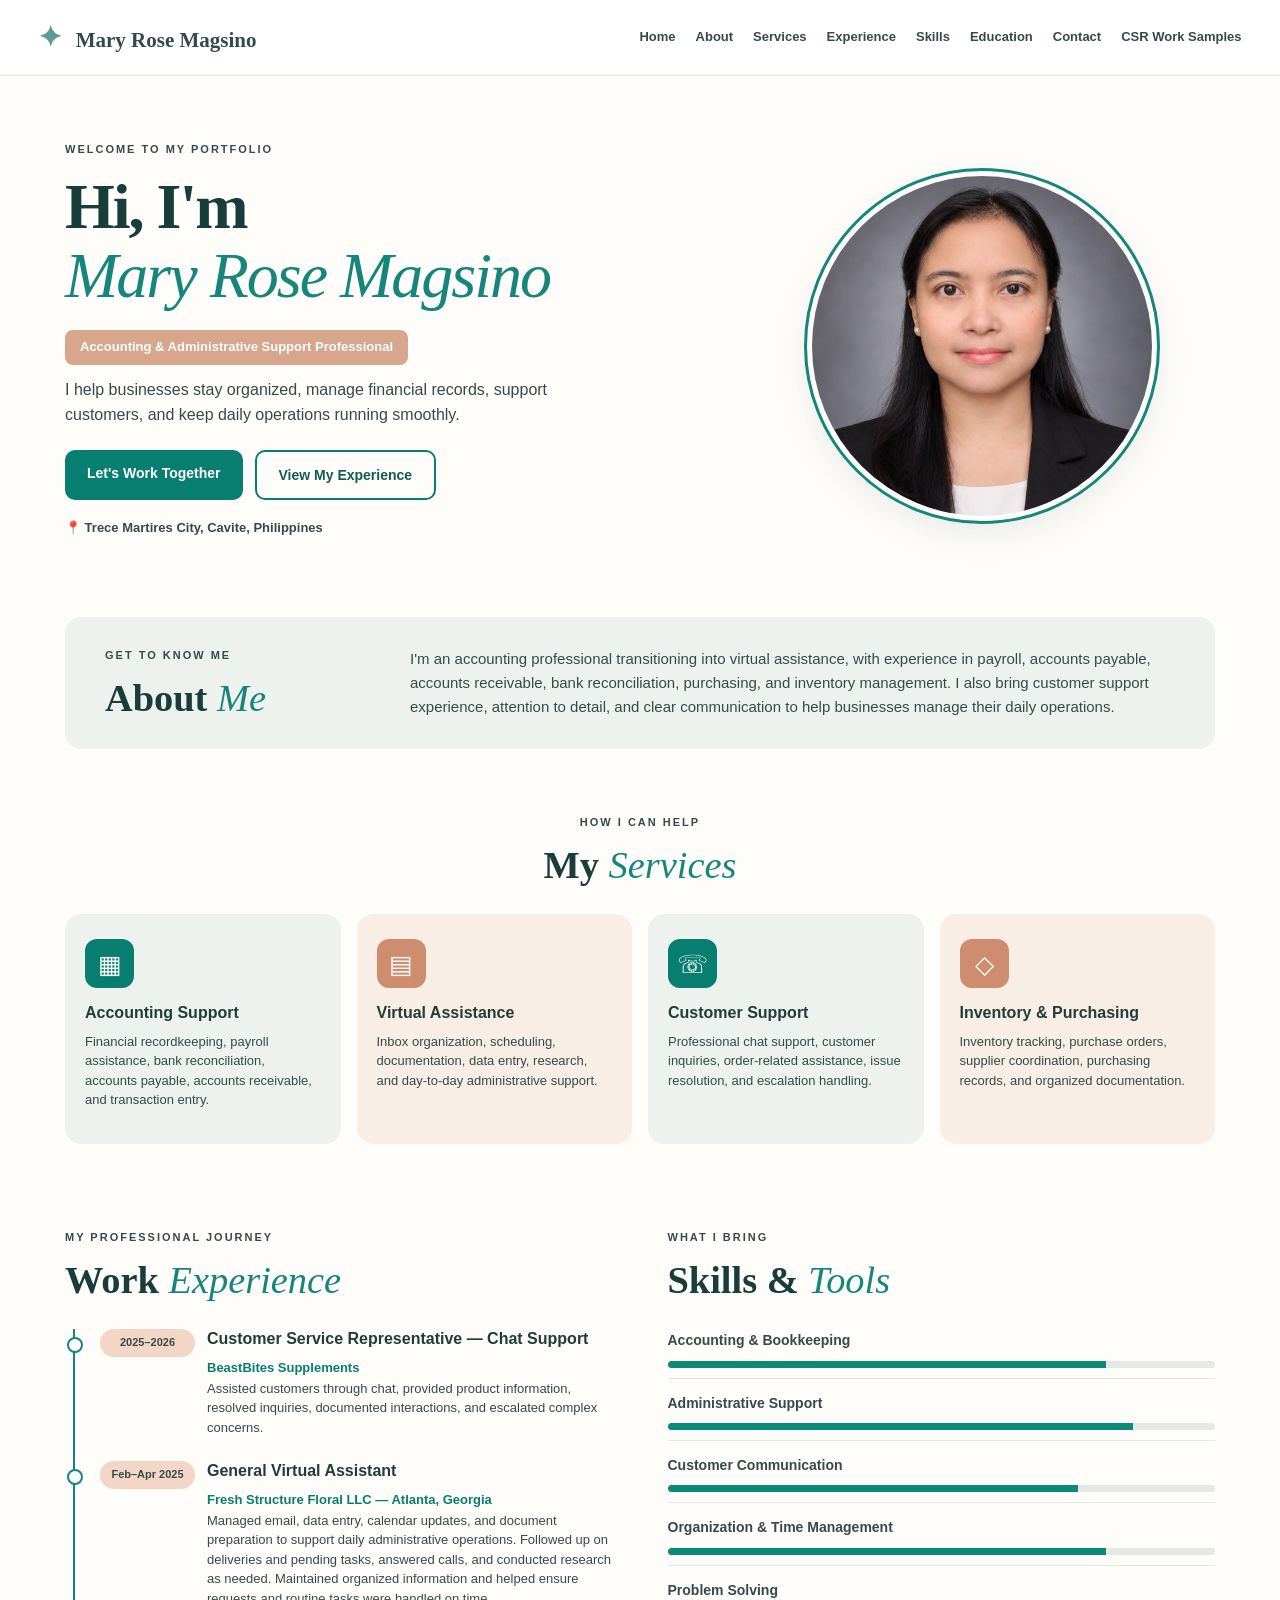
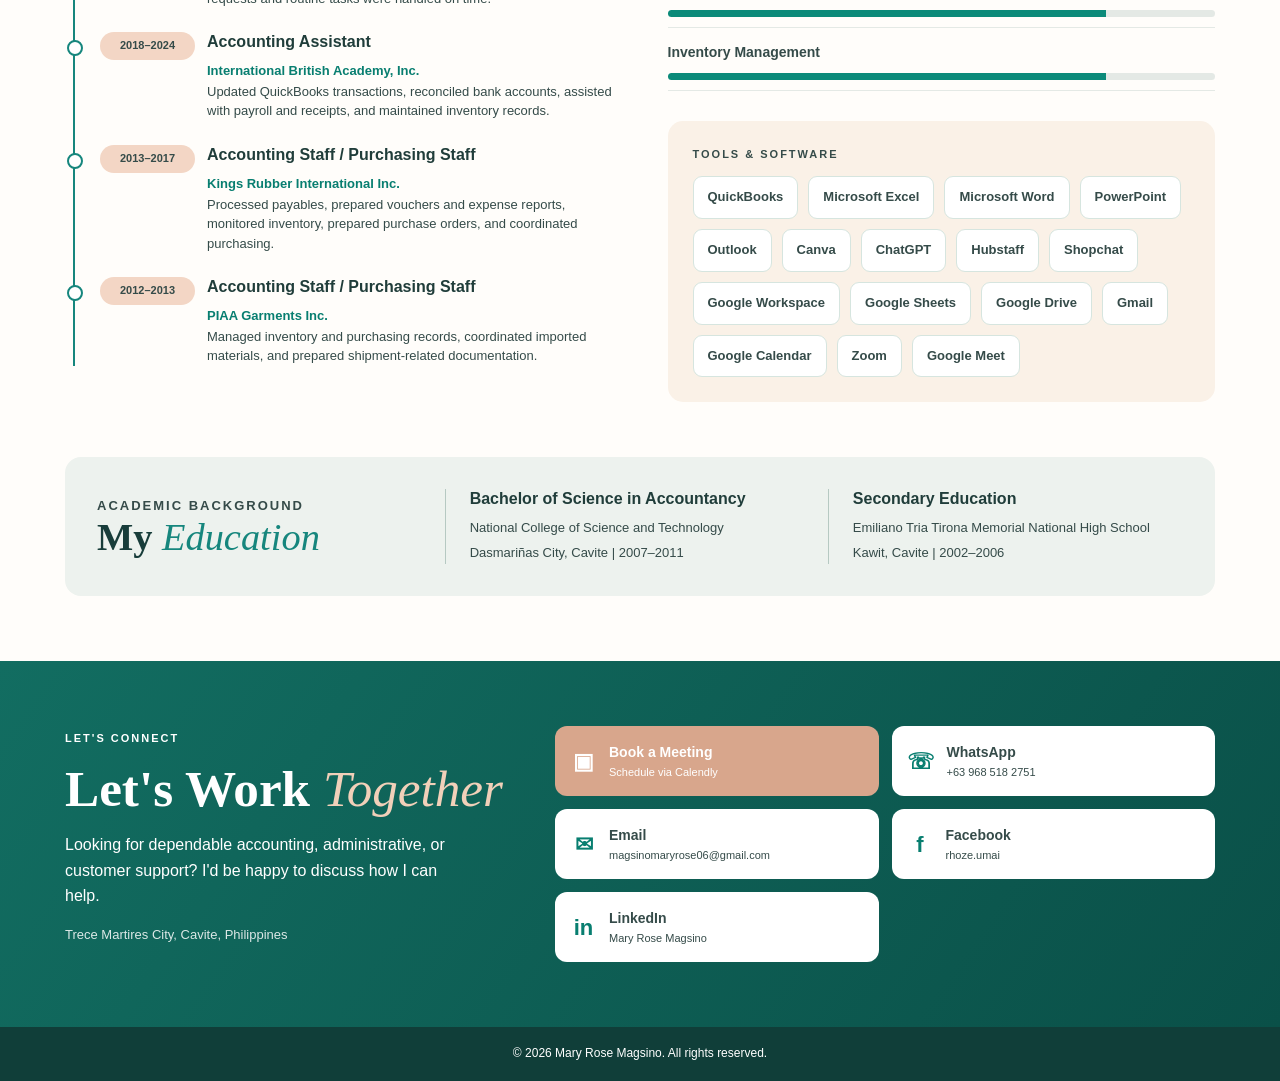
<file: index.html>
<!DOCTYPE html>
<html lang="en">
<head>
  <meta charset="UTF-8">
  <meta name="viewport" content="width=device-width, initial-scale=1">
  <meta name="theme-color" content="#F4EFE7">
  <meta name="description" content="Mary Rose Magsino - Accounting, Virtual Assistance, and Customer Support Portfolio">
  <title>Mary Rose Magsino | Professional Portfolio</title>
  <link rel="stylesheet" href="style.css">
</head>
<body>

<header class="header">
  <div class="nav-wrap">
    <a class="brand" href="#home"><span class="brand-mark">✦</span> Mary Rose Magsino</a>
    <nav aria-label="Main navigation">
      <a href="#home">Home</a>
      <a href="#about">About</a>
      <a href="#services">Services</a>
      <a href="#experience">Experience</a>
      <a href="#skills">Skills</a>
      <a href="#education">Education</a>
      <a href="#contact">Contact</a>
    <a href="work-samples.html">CSR Work Samples</a>
</nav>
  </div>
</header>

<main>
<section class="hero container" id="home">
  <div class="hero-copy">
    <p class="eyebrow">WELCOME TO MY PORTFOLIO</p>
    <h1>Hi, I'm<br><em>Mary Rose Magsino</em></h1>
    <p class="role">Accounting &amp; Administrative Support Professional</p>
    <p class="intro">I help businesses stay organized, manage financial records, support customers, and keep daily operations running smoothly.</p>
    <div class="hero-actions">
      <a class="btn primary" href="#contact">Let's Work Together</a>
      <a class="btn secondary" href="#experience">View My Experience</a>
    </div>
    <p class="location">📍 Trece Martires City, Cavite, Philippines</p>
  </div>
  <div class="hero-photo-wrap">
    <img class="hero-photo" src="profile.jpg" alt="Professional portrait of Mary Rose Magsino">
  </div>
</section>

<section class="about-band container" id="about">
  <div>
    <p class="eyebrow">GET TO KNOW ME</p>
    <h2>About <em>Me</em></h2>
  </div>
  <p>I'm an accounting professional transitioning into virtual assistance, with experience in payroll, accounts payable, accounts receivable, bank reconciliation, purchasing, and inventory management. I also bring customer support experience, attention to detail, and clear communication to help businesses manage their daily operations.</p>
</section>

<section class="section container" id="services">
  <div class="section-heading centered">
    <p class="eyebrow">HOW I CAN HELP</p>
    <h2>My <em>Services</em></h2>
  </div>
  <div class="services-grid">
    <article class="service-card"><span class="service-icon">▦</span><h3>Accounting Support</h3><p>Financial recordkeeping, payroll assistance, bank reconciliation, accounts payable, accounts receivable, and transaction entry.</p></article>
    <article class="service-card"><span class="service-icon">▤</span><h3>Virtual Assistance</h3><p>Inbox organization, scheduling, documentation, data entry, research, and day-to-day administrative support.</p></article>
    <article class="service-card"><span class="service-icon">☏</span><h3>Customer Support</h3><p>Professional chat support, customer inquiries, order-related assistance, issue resolution, and escalation handling.</p></article>
    <article class="service-card"><span class="service-icon">◇</span><h3>Inventory &amp; Purchasing</h3><p>Inventory tracking, purchase orders, supplier coordination, purchasing records, and organized documentation.</p></article>
  </div>
</section>

<section class="section container two-column" id="experience">
  <div>
    <div class="section-heading"><p class="eyebrow">MY PROFESSIONAL JOURNEY</p><h2>Work <em>Experience</em></h2></div>
    <div class="timeline">
      <article class="job"><span class="date">2025–2026</span><div><h3>Customer Service Representative — Chat Support</h3><strong>BeastBites Supplements</strong><p>Assisted customers through chat, provided product information, resolved inquiries, documented interactions, and escalated complex concerns.</p></div></article>
      
      <article class="job">
        <span class="date">Feb–Apr 2025</span>
        <div>
          <h3>General Virtual Assistant</h3>
          <strong>Fresh Structure Floral LLC — Atlanta, Georgia</strong>
          <p>Managed email, data entry, calendar updates, and document preparation to support daily administrative operations. Followed up on deliveries and pending tasks, answered calls, and conducted research as needed. Maintained organized information and helped ensure requests and routine tasks were handled on time.</p>
        </div>
      </article>
<article class="job"><span class="date">2018–2024</span><div><h3>Accounting Assistant</h3><strong>International British Academy, Inc.</strong><p>Updated QuickBooks transactions, reconciled bank accounts, assisted with payroll and receipts, and maintained inventory records.</p></div></article>
      <article class="job"><span class="date">2013–2017</span><div><h3>Accounting Staff / Purchasing Staff</h3><strong>Kings Rubber International Inc.</strong><p>Processed payables, prepared vouchers and expense reports, monitored inventory, prepared purchase orders, and coordinated purchasing.</p></div></article>
      <article class="job"><span class="date">2012–2013</span><div><h3>Accounting Staff / Purchasing Staff</h3><strong>PIAA Garments Inc.</strong><p>Managed inventory and purchasing records, coordinated imported materials, and prepared shipment-related documentation.</p></div></article>
    </div>
  </div>
  <div id="skills">
    <div class="section-heading"><p class="eyebrow">WHAT I BRING</p><h2>Skills &amp; <em>Tools</em></h2></div>
    <div class="skills-list">
      <div><span>Accounting &amp; Bookkeeping</span><i></i></div>
      <div><span>Administrative Support</span><i></i></div>
      <div><span>Customer Communication</span><i></i></div>
      <div><span>Organization &amp; Time Management</span><i></i></div>
      <div><span>Problem Solving</span><i></i></div>
      <div><span>Inventory Management</span><i></i></div>
    </div>
    <div class="tools-panel">
      <p class="eyebrow">TOOLS &amp; SOFTWARE</p>
      <div class="tool-tags">
        <span>QuickBooks</span>
        <span>Microsoft Excel</span>
        <span>Microsoft Word</span>
        <span>PowerPoint</span>
        <span>Outlook</span>
        <span>Canva</span>
        <span>ChatGPT</span>
        <span>Hubstaff</span>
        <span>Shopchat</span>
        <span>Google Workspace</span>
        <span>Google Sheets</span>
        <span>Google Drive</span>
        <span>Gmail</span>
        <span>Google Calendar</span>
        <span>Zoom</span>
        <span>Google Meet</span>
      </div>
    </div>
  </div>
</section>

<section class="education container" id="education">
  <div><p class="eyebrow">ACADEMIC BACKGROUND</p><h2>My <em>Education</em></h2></div>
  <div><h3>Bachelor of Science in Accountancy</h3><p>National College of Science and Technology</p><small>Dasmariñas City, Cavite | 2007–2011</small></div>
  <div><h3>Secondary Education</h3><p>Emiliano Tria Tirona Memorial National High School</p><small>Kawit, Cavite | 2002–2006</small></div>
</section>

<section class="contact" id="contact">
  <div class="container contact-inner">
    <div class="contact-copy">
      <p class="eyebrow">LET'S CONNECT</p>
      <h2>Let's Work <em>Together</em></h2>
      <p>Looking for dependable accounting, administrative, or customer support? I'd be happy to discuss how I can help.</p>
      <p class="contact-location">Trece Martires City, Cavite, Philippines</p>
    </div>
    <div class="contact-grid">
      <a class="contact-link accent" href="https://calendly.com/magsinomaryrose06/30min" target="_blank" rel="noopener noreferrer"><span>▣</span><div><strong>Book a Meeting</strong><small>Schedule via Calendly</small></div></a>
      <a class="contact-link" href="https://wa.me/639685182751" target="_blank" rel="noopener noreferrer"><span>☏</span><div><strong>WhatsApp</strong><small>+63 968 518 2751</small></div></a>
      <a class="contact-link" href="https://mail.google.com/mail/?view=cm&amp;fs=1&amp;to=magsinomaryrose06%40gmail.com" target="_blank" rel="noopener noreferrer"><span>✉</span><div><strong>Email</strong><small>magsinomaryrose06@gmail.com</small></div></a>
      <a class="contact-link" href="https://www.facebook.com/rhoze.umai" target="_blank" rel="noopener noreferrer"><span>f</span><div><strong>Facebook</strong><small>rhoze.umai</small></div></a>
      <a class="contact-link" href="https://www.linkedin.com/in/mary-rose-magsino-9b276a35b" target="_blank" rel="noopener noreferrer"><span>in</span><div><strong>LinkedIn</strong><small>Mary Rose Magsino</small></div></a>
    </div>
  </div>
</section>
</main>

<footer>© <span id="year"></span> Mary Rose Magsino. All rights reserved.</footer>
<script src="script.js"></script>
</body>
</html>
</file>
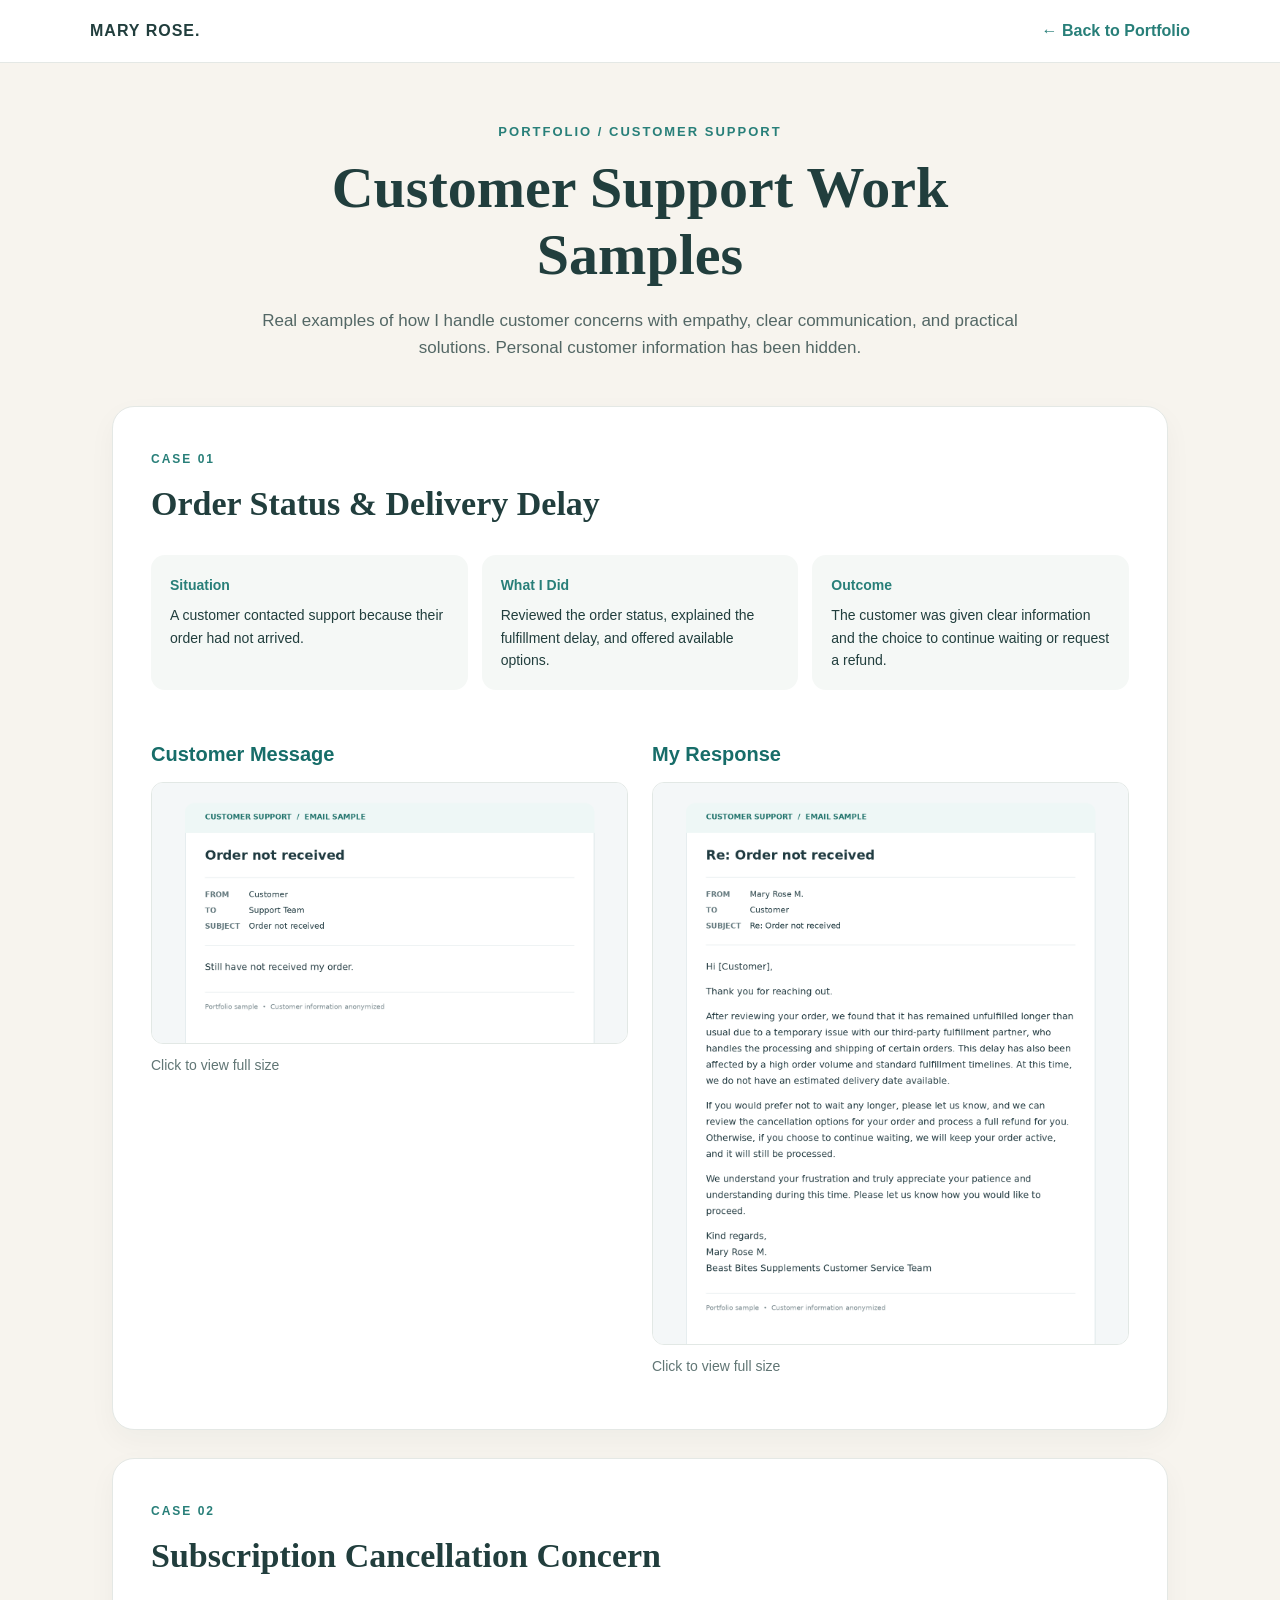
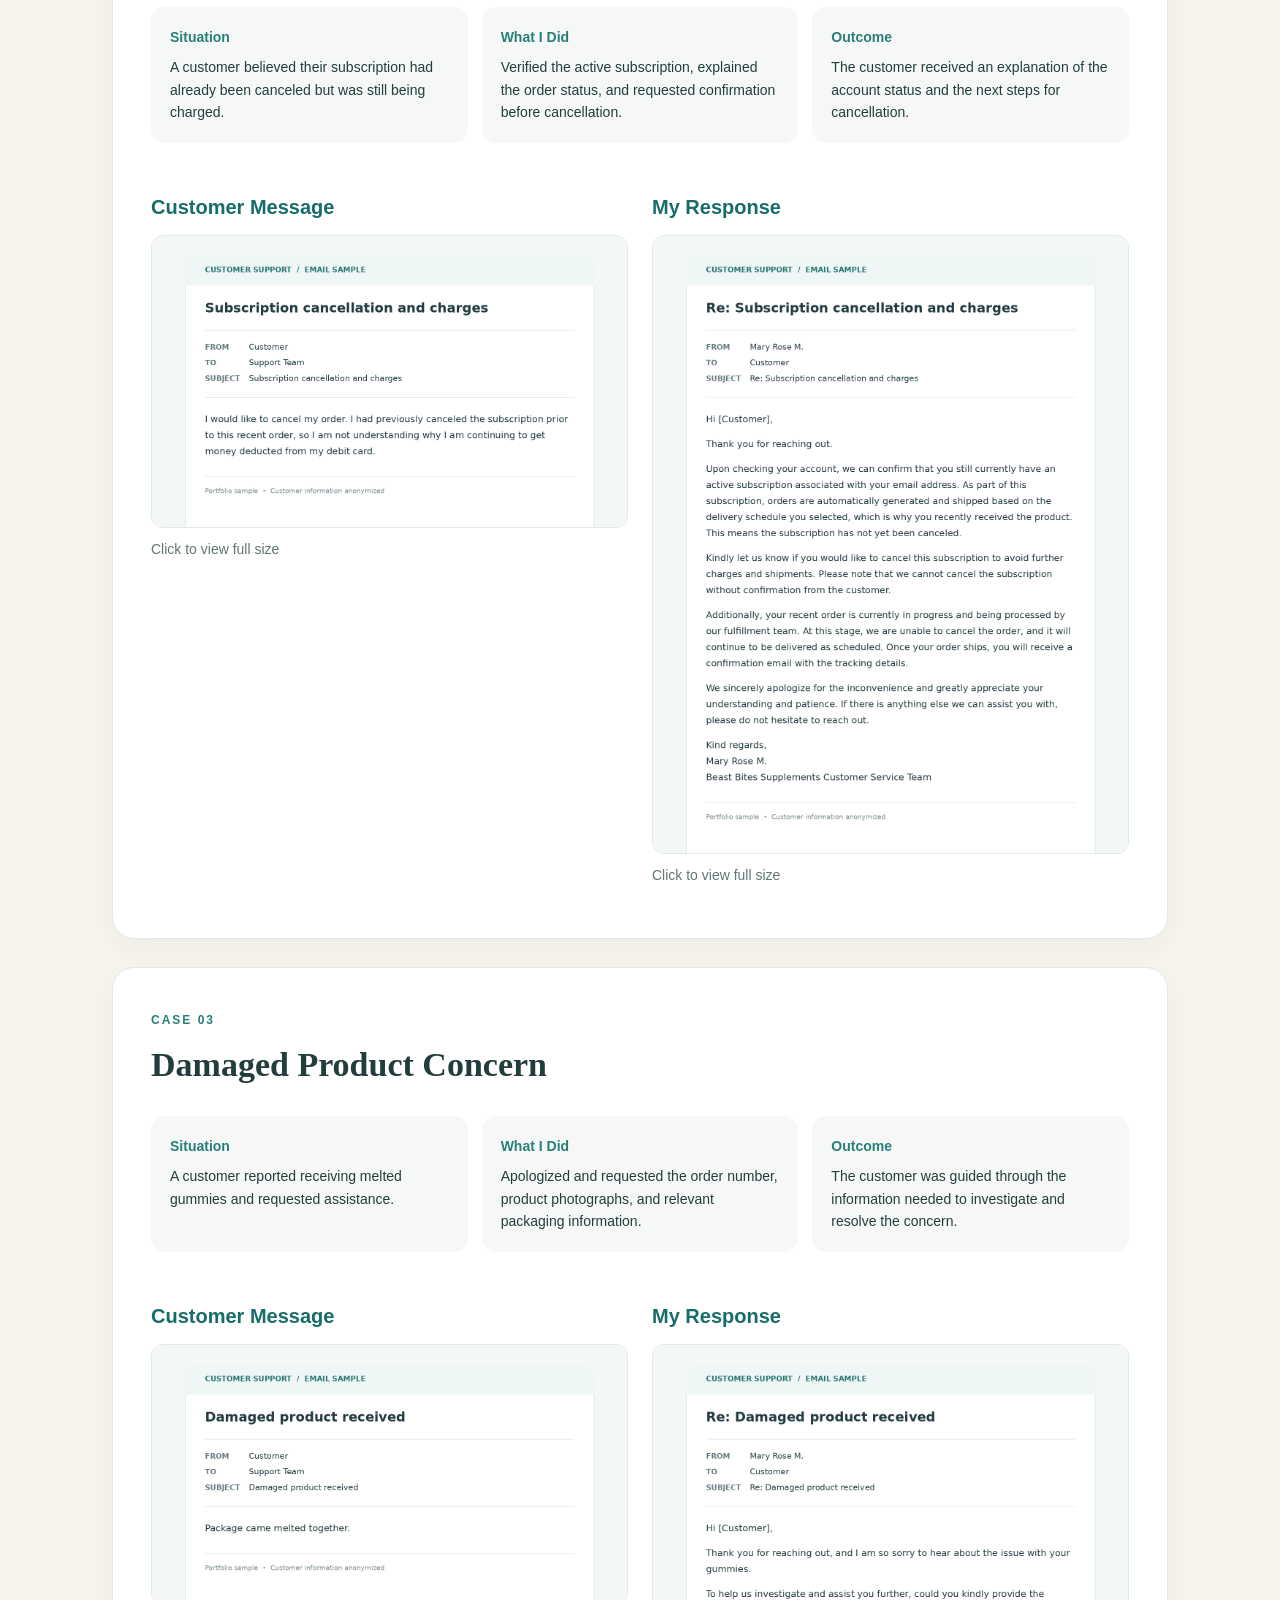
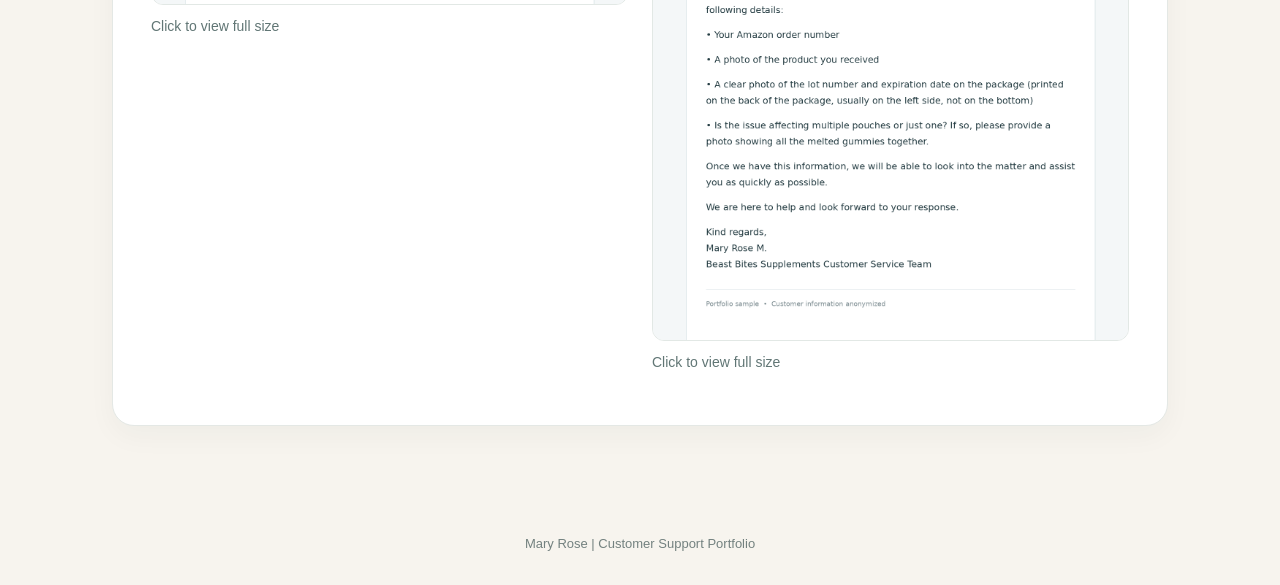
<file: work-samples.html>
<!DOCTYPE html>
<html lang="en">
<head>
<meta charset="UTF-8">
<meta name="viewport" content="width=device-width, initial-scale=1.0">
<title>CSR Work Samples | Mary Rose</title>
<style>
:root {
    --teal: #287f79;
    --dark: #213e3d;
    --cream: #f7f4ee;
    --border: #e4e8e5;
}
* { box-sizing: border-box; }
body {
    margin: 0;
    font-family: Arial, Helvetica, sans-serif;
    color: var(--dark);
    background: var(--cream);
    line-height: 1.6;
}
header {
    background: white;
    border-bottom: 1px solid var(--border);
    padding: 18px 5%;
}
nav {
    max-width: 1100px;
    margin: auto;
    display: flex;
    justify-content: space-between;
    align-items: center;
    gap: 20px;
    flex-wrap: wrap;
}
.brand {
    font-weight: 800;
    letter-spacing: 1px;
    color: var(--dark);
    text-decoration: none;
}
.back {
    color: var(--teal);
    text-decoration: none;
    font-weight: 700;
}
main {
    max-width: 1100px;
    margin: auto;
    padding: 55px 22px 80px;
}
.intro {
    text-align: center;
    max-width: 760px;
    margin: 0 auto 45px;
}
.eyebrow {
    color: var(--teal);
    text-transform: uppercase;
    font-size: 13px;
    letter-spacing: 2px;
    font-weight: 800;
}
h1 {
    font-family: Georgia, serif;
    font-size: clamp(36px, 5vw, 58px);
    line-height: 1.15;
    margin: 12px 0 18px;
}
.intro p {
    color: #536765;
    font-size: 17px;
}
.case-card {
    background: #fff;
    border: 1px solid var(--border);
    border-radius: 22px;
    padding: clamp(20px, 4vw, 38px);
    margin-bottom: 28px;
    box-shadow: 0 10px 28px rgba(25,55,50,.04);
}
.case-number {
    color: var(--teal);
    font-size: 12px;
    font-weight: 800;
    letter-spacing: 2px;
}
.case-heading h2 {
    font-family: Georgia, serif;
    font-size: clamp(25px, 3vw, 34px);
    margin: 6px 0 24px;
}
.case-details {
    display: grid;
    grid-template-columns: repeat(3, minmax(0, 1fr));
    gap: 14px;
    margin-bottom: 28px;
}
.case-details > div {
    background: #f5f8f6;
    padding: 19px;
    border-radius: 14px;
}
.case-details h3 {
    margin: 0 0 8px;
    font-size: 14px;
    color: var(--teal);
}
.case-details p {
    margin: 0;
    font-size: 14px;
}
.samples-grid {
    display: grid;
    grid-template-columns: repeat(2, minmax(0, 1fr));
    gap: 20px;
    align-items: start;
}
.sample {
    margin: 0;
    min-width: 0;
}
.sample figcaption {
    font-size: 16px;
    font-weight: 800;
    margin-bottom: 10px;
}
.sample a {
    display: block;
    border: 1px solid var(--border);
    border-radius: 12px;
    overflow: hidden;
    background: #fff;
}
.sample img {
    width: 100%;
    height: auto;
    display: block;
}
.sample a:hover {
    border-color: var(--teal);
    box-shadow: 0 5px 20px rgba(0,0,0,.08);
}
.view-hint {
    display: block;
    color: #6c7e7b;
    font-size: 12px;
    margin-top: 8px;
}
.missing { color: #b34343; }
footer {
    text-align: center;
    color: #73817f;
    font-size: 13px;
    padding: 0 20px 30px;
}
@media (max-width: 760px) {
    .case-details, .samples-grid {
        grid-template-columns: 1fr;
    }
    main { padding-top: 35px; }
}
</style>

<style id="clean-email-gallery-styles">
.clean-email-gallery {
  display: grid;
  grid-template-columns: repeat(2, minmax(0, 1fr));
  gap: 24px;
  margin-top: 28px;
  align-items: start;
}
.email-example {
  min-width: 0;
}
.email-example h3 {
  margin: 0 0 14px;
  font-size: 20px;
  color: #173c3b;
}
.email-example a {
  display: block;
}
.email-example img {
  display: block;
  width: 100%;
  height: auto;
  border: 1px solid #e2e8e5;
  border-radius: 12px;
  background: white;
}
@media (max-width: 760px) {
  .clean-email-gallery {
    grid-template-columns: 1fr;
  }
}
</style>

<style id="email-samples-final">
.email-sample-grid {
  display: grid;
  grid-template-columns: repeat(2, minmax(0, 1fr));
  gap: 24px;
  margin-top: 28px;
  align-items: start;
}

.email-sample {
  min-width: 0;
}

.email-sample h3 {
  color: #176d69;
  font-size: 20px;
  margin-bottom: 12px;
}

.email-sample a {
  display: block;
  border: 1px solid #e2e8e5;
  border-radius: 12px;
  overflow: hidden;
  background: white;
}

.email-sample img {
  display: block;
  width: 100%;
  height: auto;
}

.email-sample p {
  margin-top: 10px;
  font-size: 14px;
  color: #617675;
}

@media (max-width: 800px) {
  .email-sample-grid {
    grid-template-columns: 1fr;
  }
}
</style>
</head>
<body>
<header>
    <nav>
        <a class="brand" href="index.html">MARY ROSE.</a>
        <a class="back" href="index.html">← Back to Portfolio</a>
    </nav>
</header>
<main>
    <section class="intro">
        <span class="eyebrow">Portfolio / Customer Support</span>
        <h1>Customer Support Work Samples</h1>
        <p>Real examples of how I handle customer concerns with empathy,
        clear communication, and practical solutions. Personal customer
        information has been hidden.</p>
    </section>
    
    <article class="case-card">
        <div class="case-heading">
            <span class="case-number">CASE 01</span>
            <h2>Order Status &amp; Delivery Delay</h2>
        </div>

        <div class="case-details">
            <div><h3>Situation</h3><p>A customer contacted support because their order had not arrived.</p></div>
            <div><h3>What I Did</h3><p>Reviewed the order status, explained the fulfillment delay, and offered available options.</p></div>
            <div><h3>Outcome</h3><p>The customer was given clear information and the choice to continue waiting or request a refund.</p></div>
        </div>

        
    <div class="email-sample-grid">
      <div class="email-sample">
        <h3>Customer Message</h3>
        <a href="csr-images/case1-customer.png" target="_blank"
           rel="noopener noreferrer">
          <img src="csr-images/case1-customer.png"
               alt="Customer message for case 1"
               loading="lazy">
        </a>
        <p>Click to view full size</p>
      </div>
      <div class="email-sample">
        <h3>My Response</h3>
        <a href="csr-images/case1-response.png?v=clean20261103" target="_blank"
           rel="noopener noreferrer">
          <img src="csr-images/case1-response.png?v=clean20261103"
               alt="Customer support response for case 1"
               loading="lazy">
        </a>
        <p>Click to view full size</p>
      </div>
    </div>
    </article>
    

    <article class="case-card">
        <div class="case-heading">
            <span class="case-number">CASE 02</span>
            <h2>Subscription Cancellation Concern</h2>
        </div>

        <div class="case-details">
            <div><h3>Situation</h3><p>A customer believed their subscription had already been canceled but was still being charged.</p></div>
            <div><h3>What I Did</h3><p>Verified the active subscription, explained the order status, and requested confirmation before cancellation.</p></div>
            <div><h3>Outcome</h3><p>The customer received an explanation of the account status and the next steps for cancellation.</p></div>
        </div>

        
    <div class="email-sample-grid">
      <div class="email-sample">
        <h3>Customer Message</h3>
        <a href="csr-images/case2-customer.png" target="_blank"
           rel="noopener noreferrer">
          <img src="csr-images/case2-customer.png"
               alt="Customer message for case 2"
               loading="lazy">
        </a>
        <p>Click to view full size</p>
      </div>
      <div class="email-sample">
        <h3>My Response</h3>
        <a href="csr-images/case2-response.png?v=clean20261103" target="_blank"
           rel="noopener noreferrer">
          <img src="csr-images/case2-response.png?v=clean20261103"
               alt="Customer support response for case 2"
               loading="lazy">
        </a>
        <p>Click to view full size</p>
      </div>
    </div>
    </article>
    

    <article class="case-card">
        <div class="case-heading">
            <span class="case-number">CASE 03</span>
            <h2>Damaged Product Concern</h2>
        </div>

        <div class="case-details">
            <div><h3>Situation</h3><p>A customer reported receiving melted gummies and requested assistance.</p></div>
            <div><h3>What I Did</h3><p>Apologized and requested the order number, product photographs, and relevant packaging information.</p></div>
            <div><h3>Outcome</h3><p>The customer was guided through the information needed to investigate and resolve the concern.</p></div>
        </div>

        
    <div class="email-sample-grid">
      <div class="email-sample">
        <h3>Customer Message</h3>
        <a href="csr-images/case3-customer.png" target="_blank"
           rel="noopener noreferrer">
          <img src="csr-images/case3-customer.png"
               alt="Customer message for case 3"
               loading="lazy">
        </a>
        <p>Click to view full size</p>
      </div>
      <div class="email-sample">
        <h3>My Response</h3>
        <a href="csr-images/case3-response.png?v=clean20261103" target="_blank"
           rel="noopener noreferrer">
          <img src="csr-images/case3-response.png?v=clean20261103"
               alt="Customer support response for case 3"
               loading="lazy">
        </a>
        <p>Click to view full size</p>
      </div>
    </div>
    </article>
    
</main>
<footer>Mary Rose | Customer Support Portfolio</footer>
</body>
</html>
</file>
<file: style.css>
:root {
  --teal:#5F9B96; --ivory:#F4EFE7; --terracotta:#D8A68C;
  --sage:#354B49; --deep:#0D514A; --white:#fff;
}
* { box-sizing:border-box; }
html { scroll-behavior:smooth; }
body { margin:0; font-family:Arial,Helvetica,sans-serif; color:var(--sage); background:#fffdfa; line-height:1.6; }
a { text-decoration:none; color:inherit; }
.container { width:min(1150px,92%); margin-inline:auto; }
.header { background:rgba(255,255,255,.97); border-bottom:1px solid #e6e9e5; position:sticky; top:0; z-index:20; }
.nav-wrap { width:min(1220px,94%); margin:auto; min-height:75px; display:flex; align-items:center; justify-content:space-between; gap:25px; }
.brand { font-weight:800; font-family:Georgia,serif; font-size:21px; white-space:nowrap; }
.brand-mark { color:var(--teal); font-size:29px; margin-right:8px; }
nav { display:flex; flex-wrap:wrap; gap:20px; }
nav a { font-size:13px; font-weight:700; }
nav a:hover { color:var(--teal); }
.hero { min-height:540px; padding-block:65px; display:grid; grid-template-columns:1.15fr .85fr; align-items:center; gap:55px; }
.eyebrow { letter-spacing:2px; font-size:11px; font-weight:800; margin:0 0 13px; }
h1,h2 { font-family:Georgia,serif; line-height:1.08; margin:0; color:#183D3A; }
h1 { font-size:clamp(42px,5vw,72px); letter-spacing:-2px; }
h1 em,h2 em { color:#16867D; font-weight:normal; }
.role { display:inline-block; background:var(--terracotta); color:#fff; padding:7px 15px; border-radius:8px; font-weight:700; font-size:13px; margin:20px 0 12px; }
.intro { max-width:490px; margin:0 0 22px; }
.hero-actions { display:flex; flex-wrap:wrap; gap:12px; }
.btn { display:inline-flex; justify-content:center; padding:12px 22px; border-radius:10px; font-weight:700; font-size:14px; transition:transform .2s; }
.btn:hover,.contact-link:hover { transform:translateY(-3px); }
.primary { background:#087E70; color:white; }
.secondary { border:2px solid #087E70; color:#145B53; }
.location { font-size:13px; font-weight:600; margin-top:18px; }
.hero-photo-wrap { display:flex; justify-content:center; align-items:center; }
.hero-photo { display:block; width:min(100%,350px); aspect-ratio:1/1; border-radius:50%; object-fit:cover; object-position:center 26%; border:5px solid #fff; outline:3px solid #14867C; box-shadow:0 12px 35px #173b351a; }
.about-band { background:#edf2ee; border-radius:16px; padding:30px 40px; display:grid; grid-template-columns:260px 1fr; gap:45px; align-items:center; }
.about-band h2,.section h2,.education h2 { font-size:clamp(32px,3vw,45px); }
.about-band > p { margin:0; font-size:15px; }
.section { padding-block:65px 20px; }
.centered { text-align:center; }
.section-heading { margin-bottom:28px; }
.services-grid { display:grid; grid-template-columns:repeat(4,1fr); gap:16px; }
.service-card { border-radius:16px; padding:25px 20px; background:#edf2ee; min-height:230px; }
.service-card:nth-child(even) { background:#f9eee6; }
.service-icon { width:49px; height:49px; background:#087e70; color:white; border-radius:12px; display:grid; place-items:center; font-size:25px; margin-bottom:15px; }
.service-card:nth-child(even) .service-icon { background:#ce8d6f; }
h3 { font-size:16px; line-height:1.3; margin:0 0 8px; color:#203d3a; }
.service-card p,.job p { font-size:13px; margin:0; line-height:1.5; }
.two-column { display:grid; grid-template-columns:1fr 1fr; gap:55px; padding-bottom:55px; }
.timeline { border-left:2px solid #16867d; padding-left:25px; margin-left:8px; }
.job { position:relative; display:grid; grid-template-columns:95px 1fr; gap:12px; margin-bottom:24px; }
.job:before { content:""; position:absolute; width:12px; height:12px; border:2px solid #16867d; background:white; border-radius:50%; left:-33px; top:8px; }
.date { align-self:start; text-align:center; border-radius:25px; background:#f3d6c5; padding:5px 8px; font-size:12px; font-weight:700; }
.job strong { display:block; color:#087e70; font-size:13px; }
.skills-list { display:grid; gap:13px; }
.skills-list > div { border-bottom:1px solid #e4e9e5; padding-bottom:10px; font-weight:700; font-size:14px; }
.skills-list i { display:block; height:7px; background:linear-gradient(90deg,#0b8a79 80%,#e4e9e5 80%); border-radius:10px; margin-top:9px; }
.skills-list > div:nth-child(2) i { background:linear-gradient(90deg,#0b8a79 85%,#e4e9e5 85%); }
.skills-list > div:nth-child(3) i { background:linear-gradient(90deg,#0b8a79 75%,#e4e9e5 75%); }
.tools-panel { margin-top:30px; background:#faf1e7; border-radius:15px; padding:25px; }
.tool-tags { display:flex; flex-wrap:wrap; gap:10px; }
.tool-tags span { background:white; border-radius:9px; padding:10px 14px; font-weight:700; font-size:13px; }
.education { background:#edf2ee; border-radius:16px; padding:32px; display:grid; grid-template-columns:.9fr 1fr 1fr; gap:28px; align-items:center; margin-bottom:65px; }
.education > div:not(:first-child) { border-left:1px solid #b6c9c2; padding-left:24px; }
.education p,.education small { margin:0; font-size:13px; }
.contact { background:linear-gradient(125deg,#126d61,#0a5048); color:white; padding:65px 0; }
.contact-inner { display:grid; grid-template-columns:.8fr 1.2fr; gap:50px; align-items:center; }
.contact h2 { color:white; font-size:clamp(35px,4vw,53px); }
.contact h2 em { color:#f1d0b9; }
.contact-copy > p:not(.eyebrow) { max-width:400px; }
.contact-location { font-size:13px; opacity:.85; }
.contact-grid { display:grid; grid-template-columns:repeat(2,minmax(0,1fr)); gap:13px; }
.contact-link { display:flex; gap:12px; align-items:center; min-width:0; padding:15px; background:#fff; color:var(--sage); border-radius:12px; transition:transform .2s; }
.contact-link.accent { background:var(--terracotta); color:white; }
.contact-link span { font-weight:800; font-size:22px; min-width:27px; text-align:center; color:#087e70; }
.contact-link.accent span { color:white; }
.contact-link strong { display:block; font-size:14px; }
.contact-link small { display:block; font-size:11px; overflow-wrap:anywhere; }
footer { text-align:center; background:#103e39; color:white; padding:17px; font-size:12px; }
@media(max-width:900px) {
  .nav-wrap { flex-direction:column; padding:15px 0; }
  nav { justify-content:center; gap:12px; }
  .hero { grid-template-columns:1fr; text-align:center; gap:35px; padding-block:45px; }
  .hero-photo-wrap { grid-row:1; }
  .intro { margin-inline:auto; }
  .hero-actions { justify-content:center; }
  .about-band,.two-column,.education,.contact-inner { grid-template-columns:1fr; }
  .services-grid { grid-template-columns:repeat(2,1fr); }
  .education > div:not(:first-child) { border-left:0; padding-left:0; }
}
@media(max-width:550px) {
  .services-grid,.contact-grid { grid-template-columns:1fr; }
  .about-band { padding:25px; gap:15px; }
  .hero-photo { max-width:260px; }
  .job { grid-template-columns:1fr; gap:5px; }
  .date { justify-self:start; }
  .section { padding-top:45px; }
  .contact { padding:45px 0; }
}


/* Mary Rose Experience and Tools Update */



.job-details {
  margin: 10px 0 0;
  padding-left: 18px;
  font-size: 13px;
  line-height: 1.7;
}

.job-details li {
  margin-bottom: 6px;
}

.job .date {
  white-space: nowrap;
  font-size: 11px;
}

.tool-tags span {
  border: 1px solid #d6e5df;
  background: #fff;
  color: #354B49;
  transition: background .2s, transform .2s;
}

.tool-tags span:hover {
  background: #dcece7;
  transform: translateY(-2px);
}

@media(max-width:550px) {
  
}
</file>
